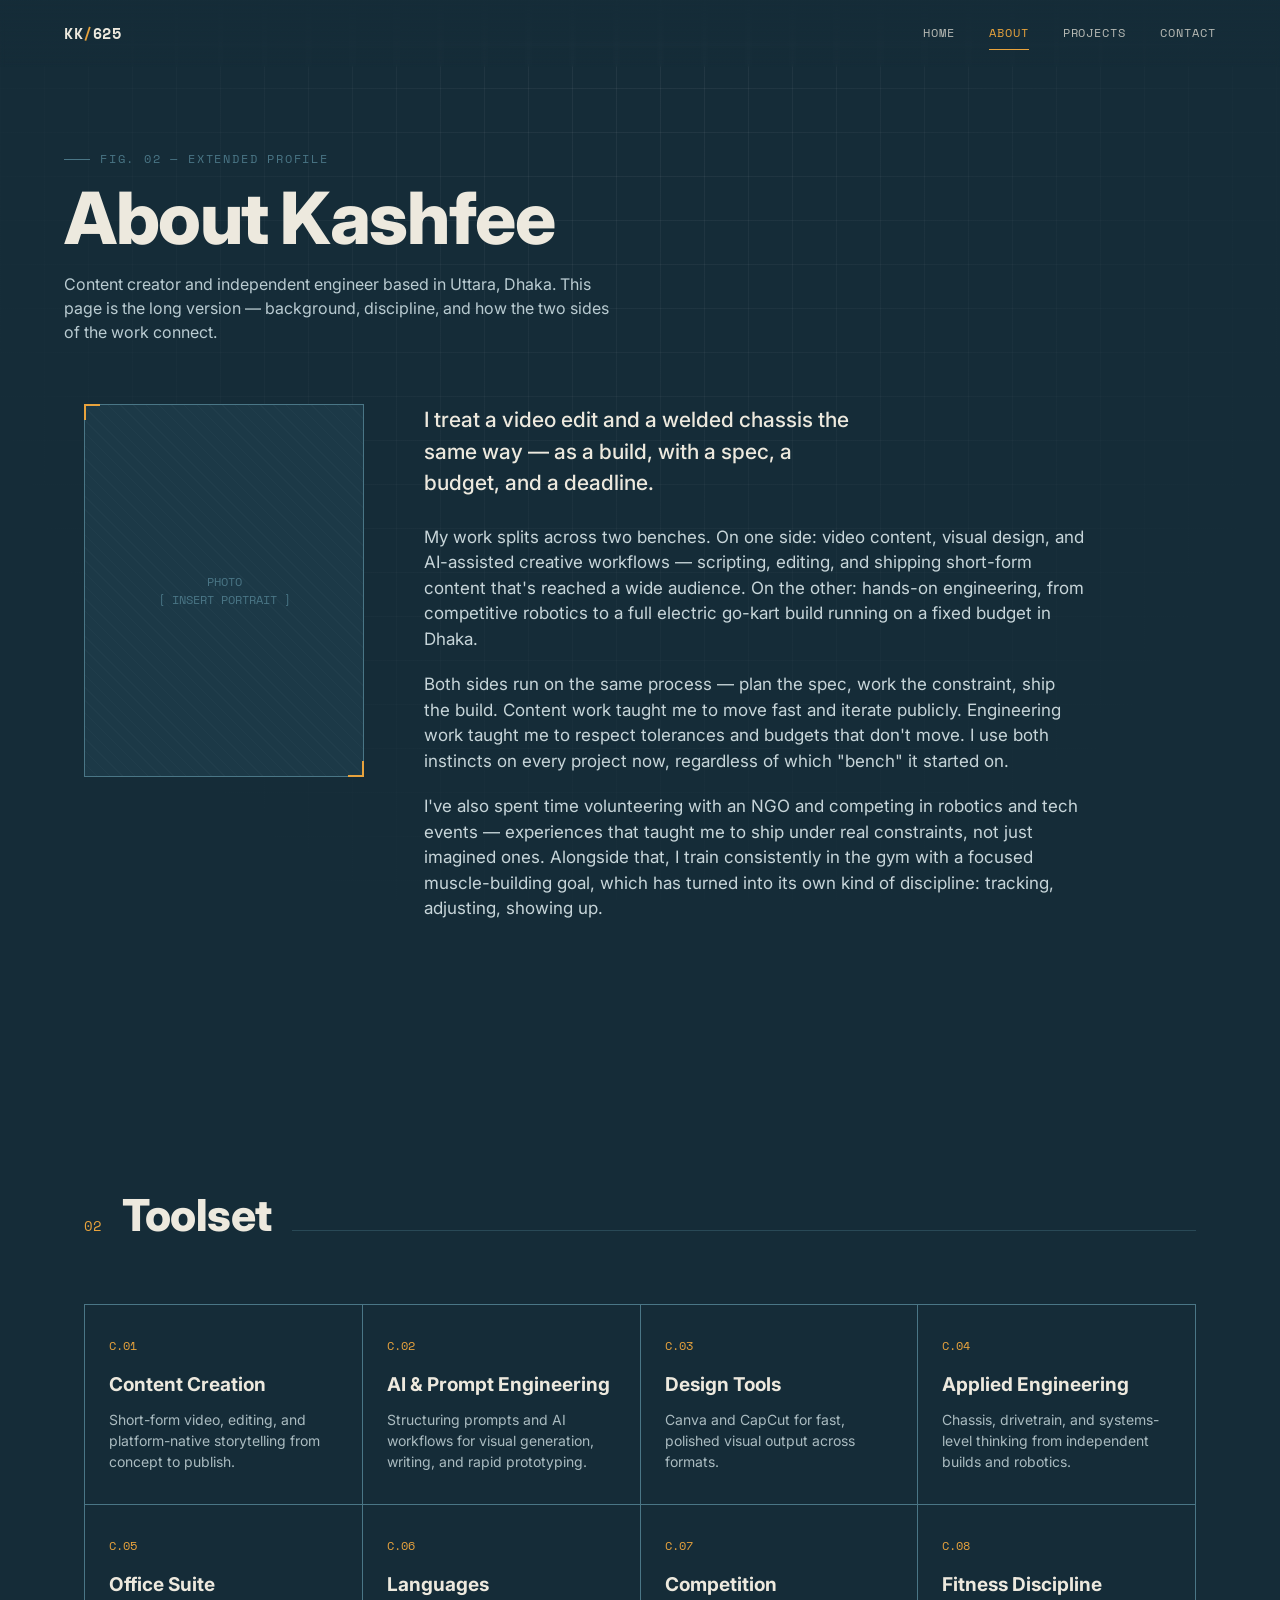
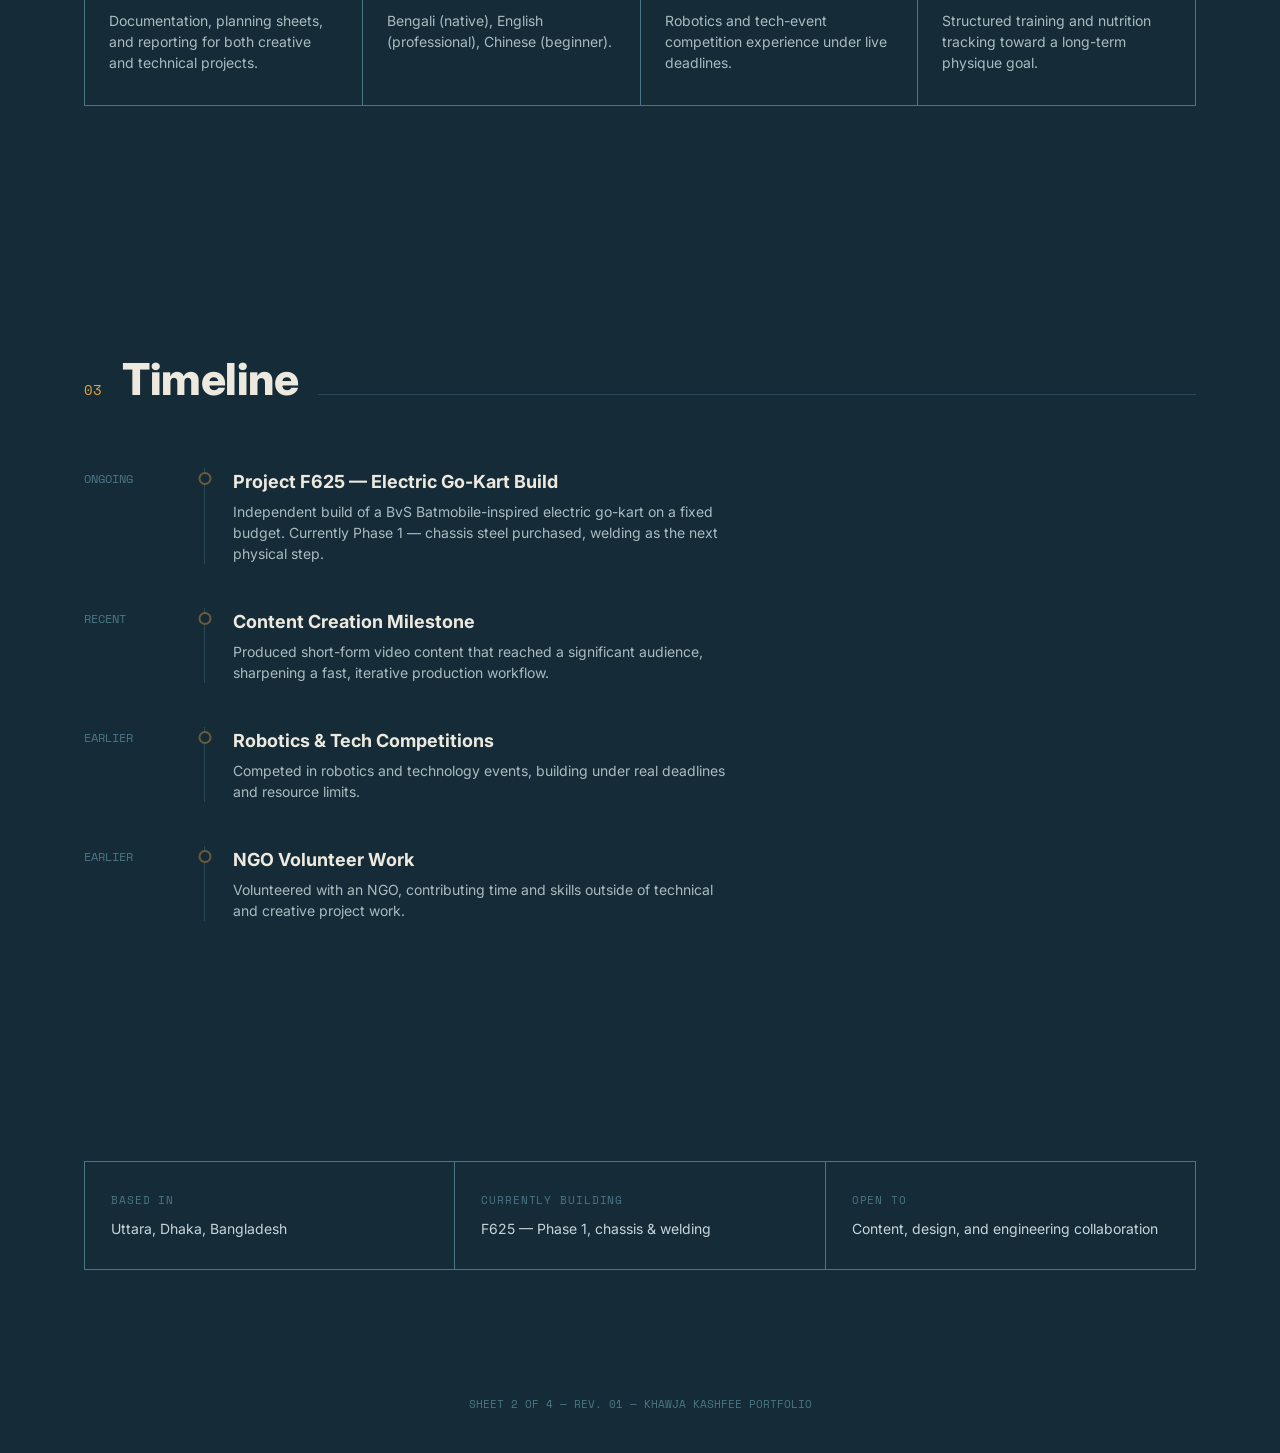
<file: about.html>
<!DOCTYPE html>
<html lang="en">
<head>
<meta charset="UTF-8">
<meta name="viewport" content="width=device-width, initial-scale=1.0">
<title>About — Khawja Kashfee</title>
<link rel="preconnect" href="https://fonts.googleapis.com">
<link href="https://fonts.googleapis.com/css2?family=Space+Mono:ital,wght@0,400;0,700;1,400&family=Inter:wght@400;500;600;700;800&display=swap" rel="stylesheet">
<link rel="stylesheet" href="style.css">
</head>
<body>

<div class="blueprint-grid"></div>

<nav>
  <div class="brand">KK<span>/</span>625</div>
  <div class="navlinks">
    <a href="index.html">Home</a>
    <a href="about.html" class="active">About</a>
    <a href="projects.html">Projects</a>
    <a href="contact.html">Contact</a>
  </div>
</nav>

<div class="page-header">
  <div class="fig-label">Fig. 02 — Extended Profile</div>
  <h1>About Kashfee</h1>
  <p>Content creator and independent engineer based in Uttara, Dhaka. This page is the long version — background, discipline, and how the two sides of the work connect.</p>
</div>

<section class="wrap" style="padding-top:0;">
  <div class="about-grid reveal">
    <div class="frame">
      <span>PHOTO<br>[ INSERT PORTRAIT ]</span>
    </div>
    <div class="about-text">
      <p class="lede">I treat a video edit and a welded chassis the same way — as a build, with a spec, a budget, and a deadline.</p>
      <p>My work splits across two benches. On one side: video content, visual design, and AI-assisted creative workflows — scripting, editing, and shipping short-form content that's reached a wide audience. On the other: hands-on engineering, from competitive robotics to a full electric go-kart build running on a fixed budget in Dhaka.</p>
      <p>Both sides run on the same process — plan the spec, work the constraint, ship the build. Content work taught me to move fast and iterate publicly. Engineering work taught me to respect tolerances and budgets that don't move. I use both instincts on every project now, regardless of which "bench" it started on.</p>
      <p>I've also spent time volunteering with an NGO and competing in robotics and tech events — experiences that taught me to ship under real constraints, not just imagined ones. Alongside that, I train consistently in the gym with a focused muscle-building goal, which has turned into its own kind of discipline: tracking, adjusting, showing up.</p>
    </div>
  </div>
</section>

<section class="wrap">
  <div class="section-head">
    <span class="section-num">02</span>
    <h2 class="section-title">Toolset</h2>
    <div class="section-title-en"></div>
  </div>
  <div class="skills-grid reveal">
    <div class="skill-card">
      <div class="num">C.01</div>
      <h3>Content Creation</h3>
      <p>Short-form video, editing, and platform-native storytelling from concept to publish.</p>
    </div>
    <div class="skill-card">
      <div class="num">C.02</div>
      <h3>AI &amp; Prompt Engineering</h3>
      <p>Structuring prompts and AI workflows for visual generation, writing, and rapid prototyping.</p>
    </div>
    <div class="skill-card">
      <div class="num">C.03</div>
      <h3>Design Tools</h3>
      <p>Canva and CapCut for fast, polished visual output across formats.</p>
    </div>
    <div class="skill-card">
      <div class="num">C.04</div>
      <h3>Applied Engineering</h3>
      <p>Chassis, drivetrain, and systems-level thinking from independent builds and robotics.</p>
    </div>
    <div class="skill-card">
      <div class="num">C.05</div>
      <h3>Office Suite</h3>
      <p>Documentation, planning sheets, and reporting for both creative and technical projects.</p>
    </div>
    <div class="skill-card">
      <div class="num">C.06</div>
      <h3>Languages</h3>
      <p>Bengali (native), English (professional), Chinese (beginner).</p>
    </div>
    <div class="skill-card">
      <div class="num">C.07</div>
      <h3>Competition</h3>
      <p>Robotics and tech-event competition experience under live deadlines.</p>
    </div>
    <div class="skill-card">
      <div class="num">C.08</div>
      <h3>Fitness Discipline</h3>
      <p>Structured training and nutrition tracking toward a long-term physique goal.</p>
    </div>
  </div>
</section>

<section class="wrap">
  <div class="section-head">
    <span class="section-num">03</span>
    <h2 class="section-title">Timeline</h2>
    <div class="section-title-en"></div>
  </div>
  <div class="timeline reveal">
    <div class="tl-item">
      <div class="tl-date">ONGOING</div>
      <div class="tl-rail"></div>
      <div class="tl-content">
        <h4>Project F625 — Electric Go-Kart Build</h4>
        <p>Independent build of a BvS Batmobile-inspired electric go-kart on a fixed budget. Currently Phase 1 — chassis steel purchased, welding as the next physical step.</p>
      </div>
    </div>
    <div class="tl-item">
      <div class="tl-date">RECENT</div>
      <div class="tl-rail"></div>
      <div class="tl-content">
        <h4>Content Creation Milestone</h4>
        <p>Produced short-form video content that reached a significant audience, sharpening a fast, iterative production workflow.</p>
      </div>
    </div>
    <div class="tl-item">
      <div class="tl-date">EARLIER</div>
      <div class="tl-rail"></div>
      <div class="tl-content">
        <h4>Robotics &amp; Tech Competitions</h4>
        <p>Competed in robotics and technology events, building under real deadlines and resource limits.</p>
      </div>
    </div>
    <div class="tl-item">
      <div class="tl-date">EARLIER</div>
      <div class="tl-rail"></div>
      <div class="tl-content">
        <h4>NGO Volunteer Work</h4>
        <p>Volunteered with an NGO, contributing time and skills outside of technical and creative project work.</p>
      </div>
    </div>
  </div>
</section>

<section class="wrap" style="padding-bottom:100px;">
  <div class="stat-strip reveal">
    <div class="stat-cell">
      <div class="stat-label">Based In</div>
      <p>Uttara, Dhaka, Bangladesh</p>
    </div>
    <div class="stat-cell">
      <div class="stat-label">Currently Building</div>
      <p>F625 — Phase 1, chassis &amp; welding</p>
    </div>
    <div class="stat-cell">
      <div class="stat-label">Open To</div>
      <p>Content, design, and engineering collaboration</p>
    </div>
  </div>
</section>

<footer>SHEET 2 OF 4 — REV. 01 — KHAWJA KASHFEE PORTFOLIO</footer>

<script src="script.js"></script>

</body>
</html>
</file>
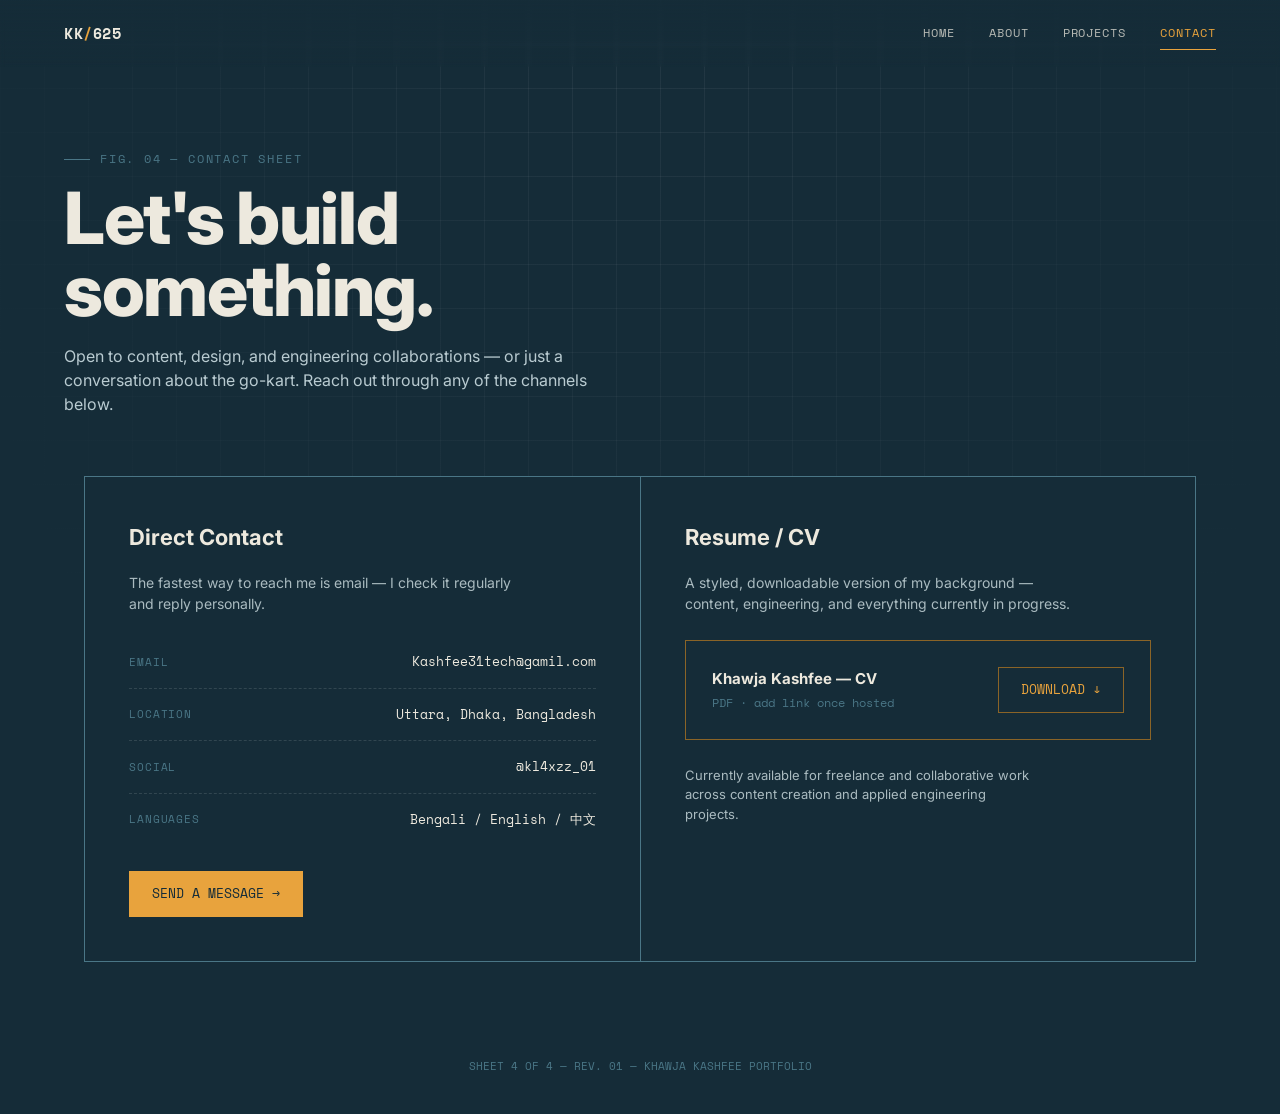
<file: contact.html>
<!DOCTYPE html>
<html lang="en">
<head>
<meta charset="UTF-8">
<meta name="viewport" content="width=device-width, initial-scale=1.0">
<title>Contact — Khawja Kashfee</title>
<link rel="preconnect" href="https://fonts.googleapis.com">
<link href="https://fonts.googleapis.com/css2?family=Space+Mono:ital,wght@0,400;0,700;1,400&family=Inter:wght@400;500;600;700;800&display=swap" rel="stylesheet">
<link rel="stylesheet" href="style.css">
</head>
<body>

<div class="blueprint-grid"></div>

<nav>
  <div class="brand">KK<span>/</span>625</div>
  <div class="navlinks">
    <a href="index.html">Home</a>
    <a href="about.html">About</a>
    <a href="projects.html">Projects</a>
    <a href="contact.html" class="active">Contact</a>
  </div>
</nav>

<div class="page-header">
  <div class="fig-label">Fig. 04 — Contact Sheet</div>
  <h1>Let's build<br>something.</h1>
  <p>Open to content, design, and engineering collaborations — or just a conversation about the go-kart. Reach out through any of the channels below.</p>
</div>

<section class="wrap" style="padding-top:0;padding-bottom:70px;">
  <div class="contact-layout reveal">
    <div class="contact-panel">
      <h3>Direct Contact</h3>
      <p>The fastest way to reach me is email — I check it regularly and reply personally.</p>
      <div class="contact-rows">
        <div class="contact-row">
          <span class="k">Email</span>
          <a href="mailto:Kashfee31tech@gamil.com">Kashfee31tech@gamil.com</a>
        </div>
        <div class="contact-row">
          <span class="k">Location</span>
          <span>Uttara, Dhaka, Bangladesh</span>
        </div>
        <div class="contact-row">
          <span class="k">Social</span>
          <a href="https://instagram.com/kl4xzz_01" target="_blank" rel="noopener">@kl4xzz_01</a>
        </div>
        <div class="contact-row">
          <span class="k">Languages</span>
          <span>Bengali / English / 中文</span>
        </div>
      </div>
      <a class="cta-btn" style="margin-top:26px;" href="mailto:Kashfee31tech@gamil.com">SEND A MESSAGE →</a>
    </div>

    <div class="contact-panel">
      <h3>Resume / CV</h3>
      <p>A styled, downloadable version of my background — content, engineering, and everything currently in progress.</p>
      <div class="resume-box">
        <div class="rb-text">
          <b>Khawja Kashfee — CV</b>
          PDF · add link once hosted
        </div>
        <a class="cta-btn ghost" href="#" style="margin-top:0;">DOWNLOAD ↓</a>
      </div>
      <p style="margin-top:26px;font-size:13px;">Currently available for freelance and collaborative work across content creation and applied engineering projects.</p>
    </div>
  </div>
</section>

<footer>SHEET 4 OF 4 — REV. 01 — KHAWJA KASHFEE PORTFOLIO</footer>

<script src="script.js"></script>

</body>
</html>
</file>
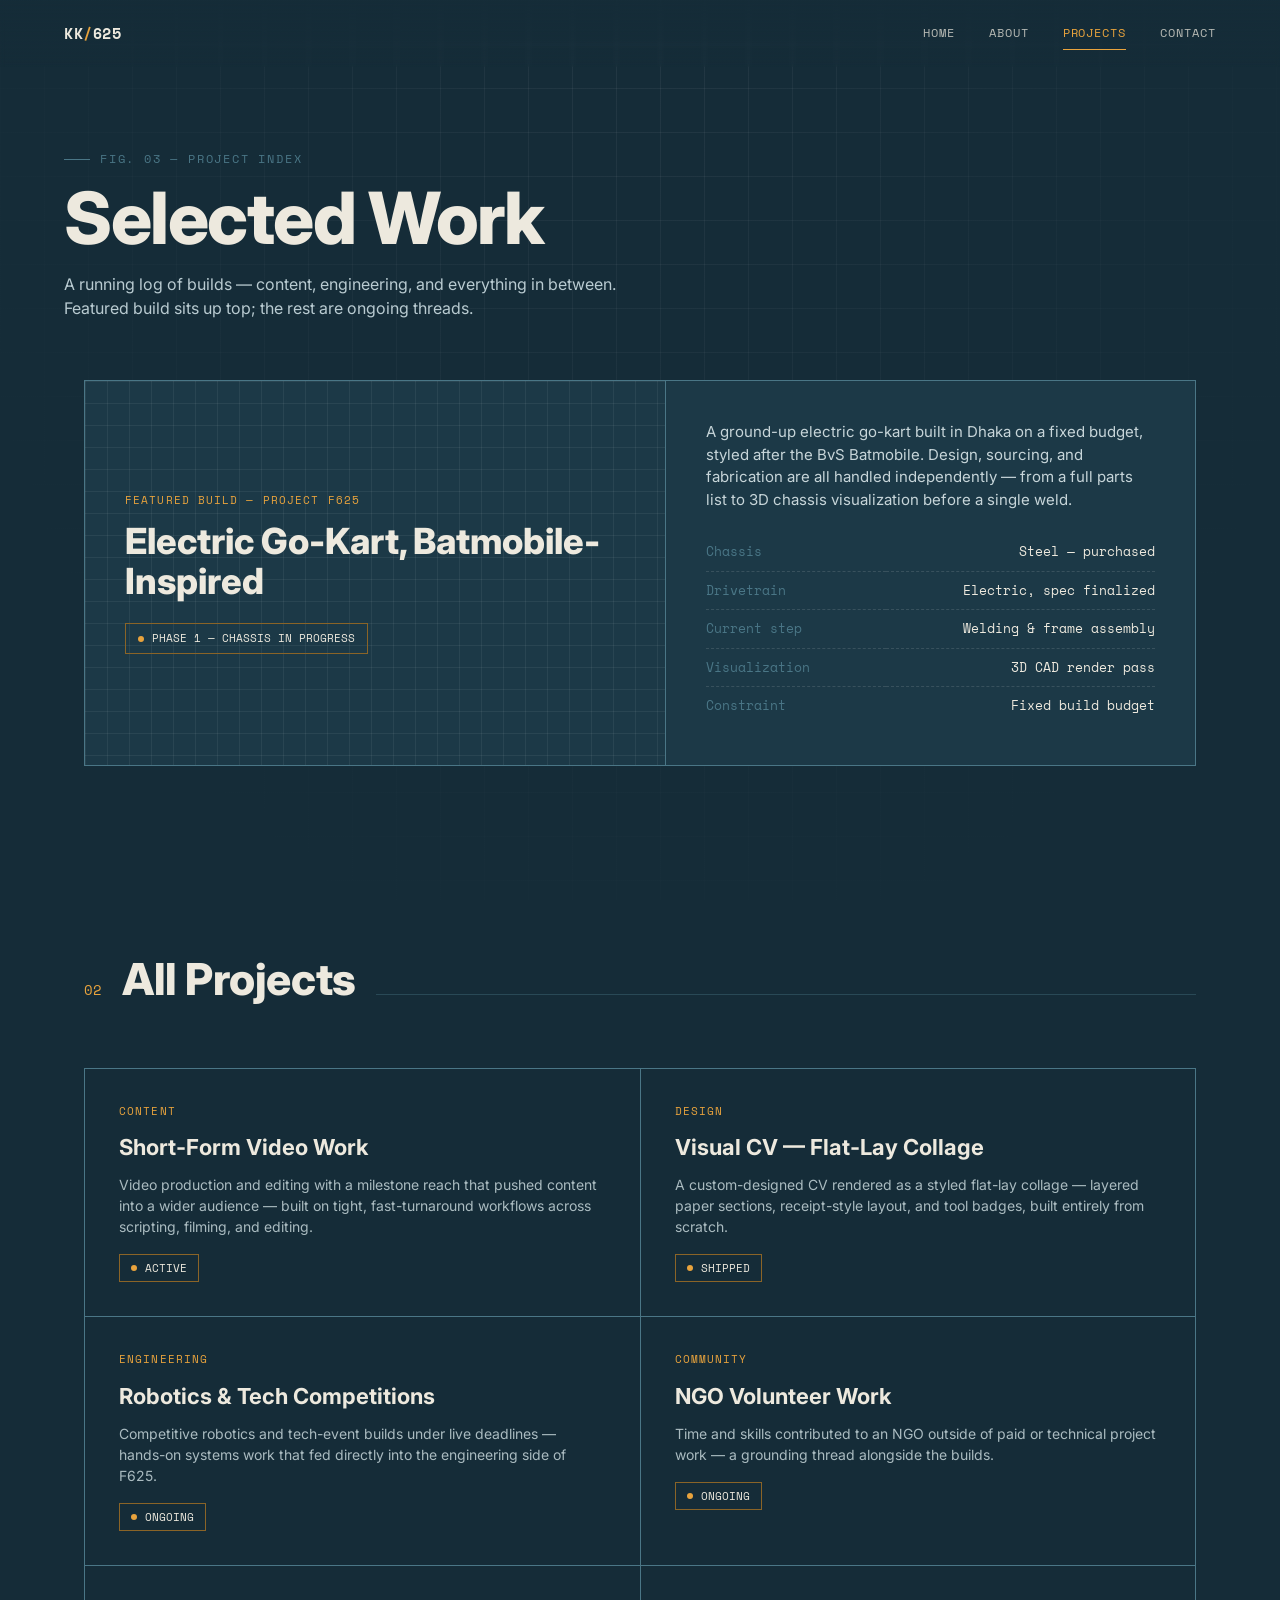
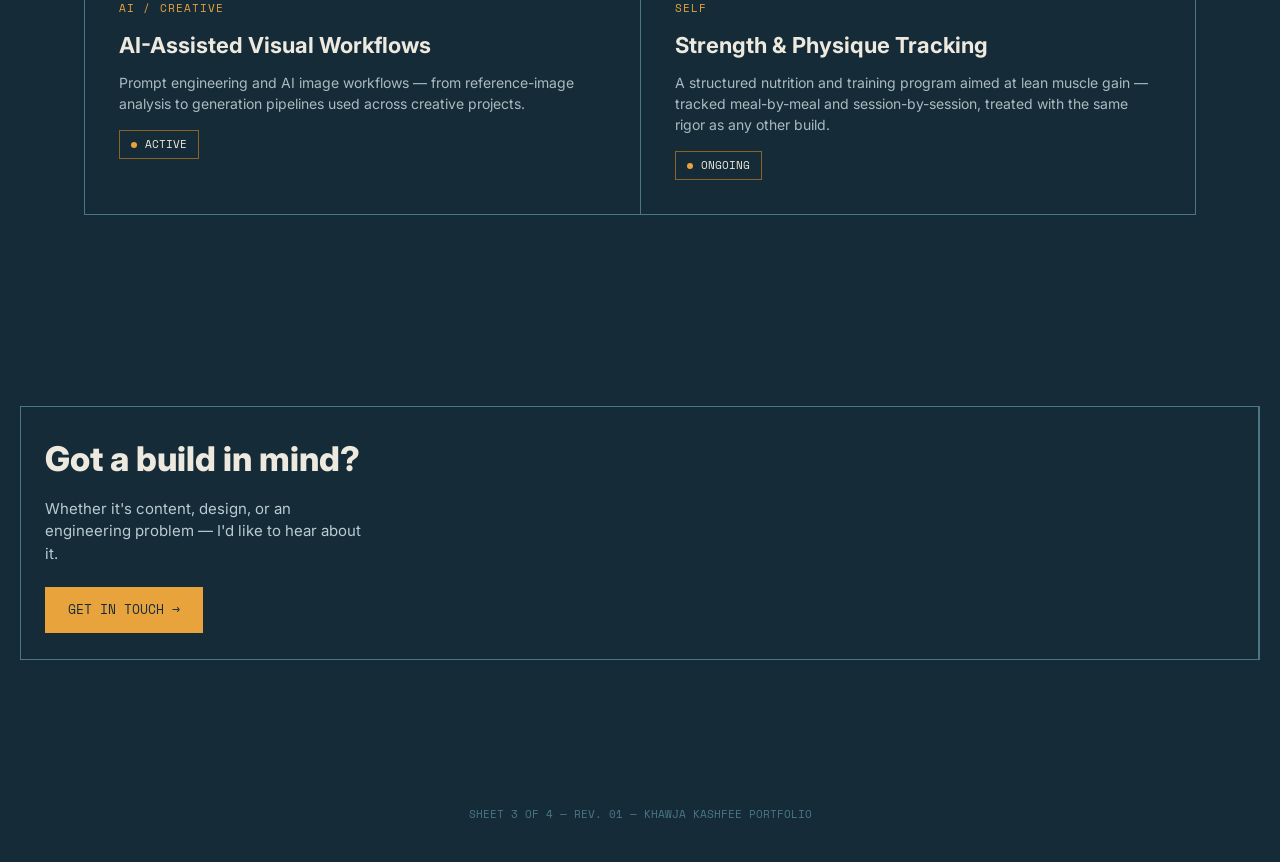
<file: projects.html>
<!DOCTYPE html>
<html lang="en">
<head>
<meta charset="UTF-8">
<meta name="viewport" content="width=device-width, initial-scale=1.0">
<title>Projects — Khawja Kashfee</title>
<link rel="preconnect" href="https://fonts.googleapis.com">
<link href="https://fonts.googleapis.com/css2?family=Space+Mono:ital,wght@0,400;0,700;1,400&family=Inter:wght@400;500;600;700;800&display=swap" rel="stylesheet">
<link rel="stylesheet" href="style.css">
</head>
<body>

<div class="blueprint-grid"></div>

<nav>
  <div class="brand">KK<span>/</span>625</div>
  <div class="navlinks">
    <a href="index.html">Home</a>
    <a href="about.html">About</a>
    <a href="projects.html" class="active">Projects</a>
    <a href="contact.html">Contact</a>
  </div>
</nav>

<div class="page-header">
  <div class="fig-label">Fig. 03 — Project Index</div>
  <h1>Selected Work</h1>
  <p>A running log of builds — content, engineering, and everything in between. Featured build sits up top; the rest are ongoing threads.</p>
</div>

<section class="wrap" style="padding-top:0;">
  <div class="project-feature reveal">
    <div class="pf-visual">
      <div class="pf-tag">FEATURED BUILD — PROJECT F625</div>
      <h3>Electric Go-Kart, Batmobile-Inspired</h3>
      <div class="status"><span class="pulse"></span> PHASE 1 — CHASSIS IN PROGRESS</div>
    </div>
    <div class="pf-body">
      <p>A ground-up electric go-kart built in Dhaka on a fixed budget, styled after the BvS Batmobile. Design, sourcing, and fabrication are all handled independently — from a full parts list to 3D chassis visualization before a single weld.</p>
      <table class="spec-table">
        <tr><td>Chassis</td><td>Steel — purchased</td></tr>
        <tr><td>Drivetrain</td><td>Electric, spec finalized</td></tr>
        <tr><td>Current step</td><td>Welding &amp; frame assembly</td></tr>
        <tr><td>Visualization</td><td>3D CAD render pass</td></tr>
        <tr><td>Constraint</td><td>Fixed build budget</td></tr>
      </table>
    </div>
  </div>
</section>

<section class="wrap" style="padding-top:0;">
  <div class="section-head">
    <span class="section-num">02</span>
    <h2 class="section-title">All Projects</h2>
    <div class="section-title-en"></div>
  </div>

  <div class="gallery-grid reveal">
    <div class="gallery-card">
      <div class="pf-tag">CONTENT</div>
      <h3>Short-Form Video Work</h3>
      <p>Video production and editing with a milestone reach that pushed content into a wider audience — built on tight, fast-turnaround workflows across scripting, filming, and editing.</p>
      <div class="status"><span class="pulse"></span> ACTIVE</div>
    </div>
    <div class="gallery-card">
      <div class="pf-tag">DESIGN</div>
      <h3>Visual CV — Flat-Lay Collage</h3>
      <p>A custom-designed CV rendered as a styled flat-lay collage — layered paper sections, receipt-style layout, and tool badges, built entirely from scratch.</p>
      <div class="status"><span class="pulse"></span> SHIPPED</div>
    </div>
    <div class="gallery-card">
      <div class="pf-tag">ENGINEERING</div>
      <h3>Robotics &amp; Tech Competitions</h3>
      <p>Competitive robotics and tech-event builds under live deadlines — hands-on systems work that fed directly into the engineering side of F625.</p>
      <div class="status"><span class="pulse"></span> ONGOING</div>
    </div>
    <div class="gallery-card">
      <div class="pf-tag">COMMUNITY</div>
      <h3>NGO Volunteer Work</h3>
      <p>Time and skills contributed to an NGO outside of paid or technical project work — a grounding thread alongside the builds.</p>
      <div class="status"><span class="pulse"></span> ONGOING</div>
    </div>
    <div class="gallery-card">
      <div class="pf-tag">AI / CREATIVE</div>
      <h3>AI-Assisted Visual Workflows</h3>
      <p>Prompt engineering and AI image workflows — from reference-image analysis to generation pipelines used across creative projects.</p>
      <div class="status"><span class="pulse"></span> ACTIVE</div>
    </div>
    <div class="gallery-card">
      <div class="pf-tag">SELF</div>
      <h3>Strength &amp; Physique Tracking</h3>
      <p>A structured nutrition and training program aimed at lean muscle gain — tracked meal-by-meal and session-by-session, treated with the same rigor as any other build.</p>
      <div class="status"><span class="pulse"></span> ONGOING</div>
    </div>
  </div>
</section>

<section class="wrap" style="padding-top:70px;">
  <div class="titleblock reveal" style="border:1px solid var(--line);">
    <div class="tb-cell tb-main" style="grid-column:1/-1;border-top:none;">
      <h2 style="font-size:clamp(24px,3vw,34px);">Got a build in mind?</h2>
      <p>Whether it's content, design, or an engineering problem — I'd like to hear about it.</p>
      <a class="cta-btn" href="contact.html">GET IN TOUCH →</a>
    </div>
  </div>
</section>

<footer>SHEET 3 OF 4 — REV. 01 — KHAWJA KASHFEE PORTFOLIO</footer>

<script src="script.js"></script>

</body>
</html>
</file>
<file: style.css>
:root{
    --blue-deep:#152C38;
    --blue-panel:#1C3947;
    --line:#4A7686;
    --paper:#EDE9DE;
    --ink:#16201F;
    --amber:#E8A33D;
    --amber-dim:#8a6427;
    --grid-line: rgba(255,255,255,0.06);
  }
  *{box-sizing:border-box;margin:0;padding:0;}
  html{scroll-behavior:smooth;}
  body{
    background:var(--blue-deep);
    color:var(--paper);
    font-family:'Inter',sans-serif;
    line-height:1.5;
    overflow-x:hidden;
  }
  ::selection{background:var(--amber);color:var(--blue-deep);}
  .mono{font-family:'Space Mono',monospace;}

  /* grid backdrop */
  .blueprint-grid{
    position:fixed;inset:0;z-index:0;pointer-events:none;
    background-image:
      linear-gradient(var(--grid-line) 1px, transparent 1px),
      linear-gradient(90deg, var(--grid-line) 1px, transparent 1px);
    background-size:44px 44px;
    background-color:var(--blue-deep);
  }
  .blueprint-grid::after{
    content:"";position:absolute;inset:0;
    background:radial-gradient(ellipse at 50% 0%, rgba(21,44,56,0) 0%, var(--blue-deep) 78%);
  }

  a{color:inherit;text-decoration:none;}

  /* nav */
  nav{
    position:fixed;top:0;left:0;right:0;z-index:50;
    display:flex;justify-content:space-between;align-items:center;
    padding:22px 5vw;
    background:linear-gradient(to bottom, rgba(21,44,56,0.92), rgba(21,44,56,0));
    backdrop-filter:blur(2px);
  }
  .brand{font-family:'Space Mono',monospace;font-weight:700;font-size:15px;letter-spacing:0.04em;}
  .brand span{color:var(--amber);}
  .navlinks{display:flex;gap:34px;font-family:'Space Mono',monospace;font-size:12px;letter-spacing:0.08em;text-transform:uppercase;}
  .navlinks a{opacity:0.75;transition:opacity .2s, color .2s;position:relative;}
  .navlinks a:hover{opacity:1;color:var(--amber);}
  .navlinks a.active{opacity:1;color:var(--amber);}
  .navlinks a.active::after{
    content:"";position:absolute;left:0;right:0;bottom:-8px;height:1px;background:var(--amber);
  }
  @media(max-width:640px){.navlinks{gap:18px;font-size:10px;}}

  section{position:relative;z-index:1;}

  /* ---------- HERO ---------- */
  .hero{
    min-height:100vh;
    display:flex;flex-direction:column;justify-content:center;
    padding:0 5vw;
    position:relative;
  }
  .fig-label{
    font-family:'Space Mono',monospace;font-size:12px;color:var(--line);
    letter-spacing:0.15em;text-transform:uppercase;margin-bottom:18px;
    display:flex;align-items:center;gap:10px;
  }
  .fig-label::before{content:"";width:26px;height:1px;background:var(--line);}
  .hero-title{
    font-family:'Inter',sans-serif;font-weight:800;
    font-size:clamp(48px, 9vw, 122px);
    line-height:0.95;letter-spacing:-0.02em;
    color:var(--paper);
    max-width:16ch;
  }
  .hero-title em{
    font-style:normal;color:transparent;-webkit-text-stroke:1.5px var(--amber);
  }
  .hero-sub{
    margin-top:26px;font-size:clamp(16px,2vw,20px);color:#B9CBD1;max-width:44ch;
    font-weight:400;
  }
  .hero-sub strong{color:var(--amber);font-weight:600;}

  .dim-line{
    position:absolute;
    display:flex;align-items:center;gap:8px;
    font-family:'Space Mono',monospace;font-size:11px;color:var(--line);
  }
  .dim-line .tick{width:1px;height:10px;background:var(--line);}
  .dim-line .stroke{height:1px;background:var(--line);flex:1;}

  .specbox{
    position:absolute;top:130px;right:5vw;
    border:1px solid var(--line);
    padding:16px 20px;
    font-family:'Space Mono',monospace;font-size:12px;
    min-width:220px;
    background:rgba(28,57,71,0.5);
    backdrop-filter:blur(3px);
  }
  .specbox .row{display:flex;justify-content:space-between;padding:5px 0;border-bottom:1px dashed rgba(255,255,255,0.12);gap:20px;}
  .specbox .row:last-child{border-bottom:none;}
  .specbox .k{color:var(--line);}
  .specbox .v{color:var(--paper);text-align:right;}
  @media(max-width:900px){.specbox{position:static;margin-top:40px;width:fit-content;}}

  .scroll-cue{
    position:absolute;bottom:36px;left:5vw;
    font-family:'Space Mono',monospace;font-size:11px;color:var(--line);
    display:flex;align-items:center;gap:10px;
  }
  .scroll-cue .arrow{animation:bob 1.6s ease-in-out infinite;}
  @keyframes bob{0%,100%{transform:translateY(0);}50%{transform:translateY(5px);}}

  /* ---------- HERO ROBOTS ---------- */
  .bot-layer{
    position:absolute;inset:0;z-index:-1;pointer-events:none;overflow:hidden;
  }
  .bot{
    position:absolute;opacity:0;
    filter:drop-shadow(0 0 14px rgba(232,163,61,0.06));
    animation: bot-in 1.4s ease forwards, bot-float 7s ease-in-out infinite;
    will-change:transform;
  }
  .bot svg{ width:100%; height:100%; display:block; }
  .bot .part{ fill:none; stroke:var(--line); stroke-width:1.4; opacity:0.55; }
  .bot .accent{ stroke:var(--amber); opacity:0.8; }
  .bot .joint{ fill:var(--blue-deep); stroke:var(--amber); stroke-width:1.4; }

  .bot-01{ width:150px; top:14%; left:6%; animation-delay:.1s, .1s; }
  .bot-02{ width:110px; top:62%; left:2%; animation-delay:.5s, .9s; }
  .bot-03{ width:170px; top:8%; right:8%; animation-delay:.3s, .4s; }
  .bot-04{ width:120px; bottom:10%; right:4%; animation-delay:.7s, 1.3s; }
  @media(max-width:900px){
    .bot-02, .bot-04{ display:none; }
    .bot-01{ width:100px; opacity:.5 !important; }
    .bot-03{ width:110px; }
  }

  @keyframes bot-in{
    from{ opacity:0; transform:translateY(14px) scale(.94); }
    to{ opacity:0.85; transform:translateY(0) scale(1); }
  }
  @keyframes bot-float{
    0%,100%{ transform:translateY(0) rotate(0deg); }
    50%{ transform:translateY(-14px) rotate(1.2deg); }
  }
  .bot-tag{
    position:absolute;left:50%;bottom:-22px;transform:translateX(-50%);
    font-family:'Space Mono',monospace;font-size:9px;letter-spacing:.08em;
    color:var(--line);white-space:nowrap;
  }

  /* ---------- SECTION HEADERS ---------- */
  .section-head{
    display:flex;align-items:baseline;gap:20px;margin-bottom:56px;
    padding:0 5vw;
  }
  .section-num{font-family:'Space Mono',monospace;color:var(--amber);font-size:14px;}
  .section-title{font-size:clamp(28px,4vw,44px);font-weight:800;letter-spacing:-0.01em;}
  .section-title-en{flex:1;height:1px;background:var(--line);opacity:0.4;}

  .wrap{max-width:1240px;margin:0 auto;padding:120px 0;}

  /* ---------- ABOUT ---------- */
  .about-grid{
    display:grid;grid-template-columns:280px 1fr;gap:60px;
    padding:0 5vw;align-items:start;
  }
  @media(max-width:800px){.about-grid{grid-template-columns:1fr;}}
  .frame{
    aspect-ratio:3/4;border:1px solid var(--line);position:relative;
    background:
      repeating-linear-gradient(45deg, transparent, transparent 8px, rgba(255,255,255,0.02) 8px, rgba(255,255,255,0.02) 9px),
      var(--blue-panel);
    display:flex;align-items:center;justify-content:center;
  }
  .frame::before,.frame::after,.frame .c1,.frame .c2{
    content:"";position:absolute;width:14px;height:14px;border-color:var(--amber);
  }
  .frame::before{top:-1px;left:-1px;border-top:2px solid var(--amber);border-left:2px solid var(--amber);}
  .frame::after{bottom:-1px;right:-1px;border-bottom:2px solid var(--amber);border-right:2px solid var(--amber);}
  .frame span{font-family:'Space Mono',monospace;font-size:12px;color:var(--line);text-align:center;padding:20px;}
  .about-text p{color:#C7D5D9;font-size:17px;margin-bottom:20px;max-width:60ch;}
  .about-text .lede{font-size:21px;color:var(--paper);font-weight:500;margin-bottom:26px;max-width:34ch;}
  .callout-list{margin-top:32px;display:flex;flex-direction:column;gap:14px;}
  .callout{display:flex;gap:14px;align-items:flex-start;font-family:'Space Mono',monospace;font-size:13px;}
  .callout .dot{width:6px;height:6px;background:var(--amber);border-radius:50%;margin-top:6px;flex-shrink:0;}
  .callout b{color:var(--paper);font-family:'Inter',sans-serif;font-weight:600;}

  /* ---------- SKILLS ---------- */
  .skills-grid{
    display:grid;grid-template-columns:repeat(4,1fr);gap:1px;
    background:var(--line);border:1px solid var(--line);
    margin:0 5vw;
  }
  @media(max-width:900px){.skills-grid{grid-template-columns:repeat(2,1fr);}}
  .skill-card{
    background:var(--blue-deep);padding:32px 24px;
    transition:background .25s;
  }
  .skill-card:hover{background:var(--blue-panel);}
  .skill-card .num{font-family:'Space Mono',monospace;color:var(--amber);font-size:12px;}
  .skill-card h3{font-size:19px;margin:16px 0 10px;font-weight:700;}
  .skill-card p{font-size:14px;color:#AABBC0;}

  /* ---------- PROJECTS ---------- */
  .project-feature{
    margin:0 5vw 60px;border:1px solid var(--line);
    display:grid;grid-template-columns:1.1fr 1fr;
    background:var(--blue-panel);
  }
  @media(max-width:900px){.project-feature{grid-template-columns:1fr;}}
  .pf-visual{
    border-right:1px solid var(--line);padding:40px;position:relative;
    display:flex;flex-direction:column;justify-content:center;
    min-height:340px;
    background:
      linear-gradient(var(--grid-line) 1px, transparent 1px),
      linear-gradient(90deg, var(--grid-line) 1px, transparent 1px);
    background-size:22px 22px;
  }
  @media(max-width:900px){.pf-visual{border-right:none;border-bottom:1px solid var(--line);}}
  .pf-tag{font-family:'Space Mono',monospace;font-size:11px;color:var(--amber);letter-spacing:0.1em;margin-bottom:14px;}
  .pf-visual h3{font-size:clamp(28px,3vw,36px);font-weight:800;line-height:1.1;}
  .pf-visual .status{
    margin-top:22px;display:inline-flex;align-items:center;gap:8px;
    font-family:'Space Mono',monospace;font-size:11px;color:var(--paper);
    border:1px solid var(--amber-dim);padding:6px 12px;width:fit-content;
  }
  .pf-visual .status .pulse{width:6px;height:6px;border-radius:50%;background:var(--amber);}
  .pf-body{padding:40px;}
  .pf-body p{color:#C7D5D9;font-size:15px;margin-bottom:22px;}
  .spec-table{width:100%;border-collapse:collapse;font-family:'Space Mono',monospace;font-size:13px;}
  .spec-table tr{border-bottom:1px dashed rgba(255,255,255,0.12);}
  .spec-table tr:last-child{border-bottom:none;}
  .spec-table td{padding:9px 0;}
  .spec-table td:first-child{color:var(--line);width:40%;}
  .spec-table td:last-child{color:var(--paper);text-align:right;}

  .project-row{
    display:grid;grid-template-columns:repeat(2,1fr);gap:1px;
    background:var(--line);border:1px solid var(--line);margin:0 5vw;
  }
  @media(max-width:800px){.project-row{grid-template-columns:1fr;}}
  .proj-card{background:var(--blue-deep);padding:30px;transition:background .25s;}
  .proj-card:hover{background:var(--blue-panel);}
  .proj-card .pf-tag{margin-bottom:10px;}
  .proj-card h4{font-size:20px;font-weight:700;margin-bottom:10px;}
  .proj-card p{font-size:14px;color:#AABBC0;}

  /* ---------- CONTACT / TITLE BLOCK ---------- */
  .titleblock-wrap{padding:0 5vw 5vw;}
  .titleblock{
    border:1px solid var(--line);
    display:grid;grid-template-columns:1.4fr 1fr 1fr 1fr;
  }
  @media(max-width:800px){.titleblock{grid-template-columns:1fr 1fr;}}
  .tb-cell{padding:26px 24px;border-right:1px solid var(--line);border-top:1px solid var(--line);}
  .tb-cell:nth-child(4n){border-right:none;}
  @media(max-width:800px){.tb-cell:nth-child(2n){border-right:none;}}
  .tb-cell .k{font-family:'Space Mono',monospace;font-size:11px;color:var(--line);letter-spacing:0.1em;text-transform:uppercase;margin-bottom:8px;}
  .tb-cell .v{font-size:16px;font-weight:600;}
  .tb-cell .v a:hover{color:var(--amber);}
  .tb-main{grid-column:1/2;border-top:none;}
  @media(max-width:800px){.tb-main{grid-column:1/-1;}}
  .tb-main h2{font-size:clamp(30px,4vw,48px);font-weight:800;margin-bottom:14px;}
  .tb-main p{color:#B9CBD1;font-size:15px;max-width:36ch;}
  .cta-btn{
    margin-top:22px;display:inline-flex;align-items:center;gap:10px;
    font-family:'Space Mono',monospace;font-size:13px;color:var(--blue-deep);
    background:var(--amber);padding:12px 22px;border:1px solid var(--amber);
    transition:background .2s,color .2s;
  }
  .cta-btn:hover{background:transparent;color:var(--amber);}
  .cta-btn.ghost{
    background:transparent;color:var(--amber);border:1px solid var(--amber-dim);
    margin-top:4px;
  }
  .cta-btn.ghost:hover{background:var(--amber);color:var(--blue-deep);}

  /* ---------- SUB-PAGE HEADER ---------- */
  .page-header{
    padding:150px 5vw 60px;position:relative;z-index:1;
  }
  .page-header .fig-label{margin-bottom:14px;}
  .page-header h1{
    font-size:clamp(38px,6vw,72px);font-weight:800;letter-spacing:-0.02em;line-height:1;
  }
  .page-header p{margin-top:18px;color:#B9CBD1;font-size:16px;max-width:56ch;}

  /* ---------- TIMELINE ---------- */
  .timeline{padding:0 5vw;display:flex;flex-direction:column;}
  .tl-item{
    display:grid;grid-template-columns:120px 1px 1fr;gap:0;
    padding-bottom:44px;position:relative;
  }
  .tl-item:last-child{padding-bottom:0;}
  .tl-date{font-family:'Space Mono',monospace;font-size:12px;color:var(--line);padding-top:2px;}
  .tl-rail{position:relative;background:var(--line);opacity:.4;}
  .tl-rail::before{
    content:"";position:absolute;top:4px;left:50%;transform:translateX(-50%);
    width:9px;height:9px;border-radius:50%;background:var(--blue-deep);border:2px solid var(--amber);
  }
  .tl-content{padding-left:28px;}
  .tl-content h4{font-size:18px;font-weight:700;margin-bottom:6px;}
  .tl-content p{font-size:14px;color:#AABBC0;max-width:56ch;}
  @media(max-width:700px){
    .tl-item{grid-template-columns:70px 1px 1fr;}
    .tl-date{font-size:10px;}
  }

  /* ---------- VALUES / STAT STRIP ---------- */
  .stat-strip{
    display:grid;grid-template-columns:repeat(3,1fr);gap:1px;
    background:var(--line);border:1px solid var(--line);margin:0 5vw;
  }
  @media(max-width:700px){.stat-strip{grid-template-columns:1fr;}}
  .stat-cell{background:var(--blue-deep);padding:30px 26px;}
  .stat-cell .stat-label{font-family:'Space Mono',monospace;font-size:11px;color:var(--line);letter-spacing:.08em;text-transform:uppercase;margin-bottom:10px;}
  .stat-cell p{font-size:14px;color:#C7D5D9;}

  /* ---------- PROJECT GALLERY GRID ---------- */
  .gallery-grid{
    display:grid;grid-template-columns:repeat(2,1fr);gap:1px;
    background:var(--line);border:1px solid var(--line);margin:0 5vw 1px;
  }
  @media(max-width:800px){.gallery-grid{grid-template-columns:1fr;}}
  .gallery-card{background:var(--blue-deep);padding:34px;transition:background .25s;}
  .gallery-card:hover{background:var(--blue-panel);}
  .gallery-card .pf-tag{margin-bottom:12px;}
  .gallery-card h3{font-size:22px;font-weight:700;margin-bottom:10px;}
  .gallery-card p{font-size:14px;color:#AABBC0;margin-bottom:16px;}
  .gallery-card .status{
    display:inline-flex;align-items:center;gap:8px;
    font-family:'Space Mono',monospace;font-size:11px;color:var(--paper);
    border:1px solid var(--amber-dim);padding:5px 11px;width:fit-content;
  }
  .gallery-card .status .pulse{width:6px;height:6px;border-radius:50%;background:var(--amber);}

  /* ---------- CONTACT PAGE ---------- */
  .contact-layout{
    display:grid;grid-template-columns:1fr 1fr;gap:1px;
    background:var(--line);border:1px solid var(--line);margin:0 5vw;
  }
  @media(max-width:800px){.contact-layout{grid-template-columns:1fr;}}
  .contact-panel{background:var(--blue-deep);padding:44px;}
  .contact-panel h3{font-size:22px;font-weight:700;margin-bottom:18px;}
  .contact-panel p{font-size:14px;color:#AABBC0;margin-bottom:22px;max-width:44ch;}
  .contact-rows{display:flex;flex-direction:column;gap:0;}
  .contact-row{
    display:flex;justify-content:space-between;align-items:center;
    padding:16px 0;border-bottom:1px dashed rgba(255,255,255,0.12);
    font-family:'Space Mono',monospace;font-size:13px;
  }
  .contact-row:last-child{border-bottom:none;}
  .contact-row .k{color:var(--line);text-transform:uppercase;letter-spacing:.08em;font-size:11px;}
  .contact-row a{color:var(--paper);}
  .contact-row a:hover{color:var(--amber);}
  .resume-box{
    border:1px solid var(--amber-dim);padding:26px;margin-top:26px;
    display:flex;justify-content:space-between;align-items:center;gap:16px;flex-wrap:wrap;
  }
  .resume-box .rb-text{font-family:'Space Mono',monospace;font-size:12px;color:var(--line);}
  .resume-box .rb-text b{color:var(--paper);font-family:'Inter',sans-serif;font-size:15px;display:block;margin-bottom:4px;}

  footer{
    text-align:center;padding:26px 5vw 40px;
    font-family:'Space Mono',monospace;font-size:11px;color:var(--line);
  }

  .reveal{opacity:0;transform:translateY(18px);transition:opacity .7s ease, transform .7s ease;}
  .reveal.in{opacity:1;transform:translateY(0);}

  @media (prefers-reduced-motion: reduce){
    *{animation:none !important;transition:none !important;}
  }
</file>
